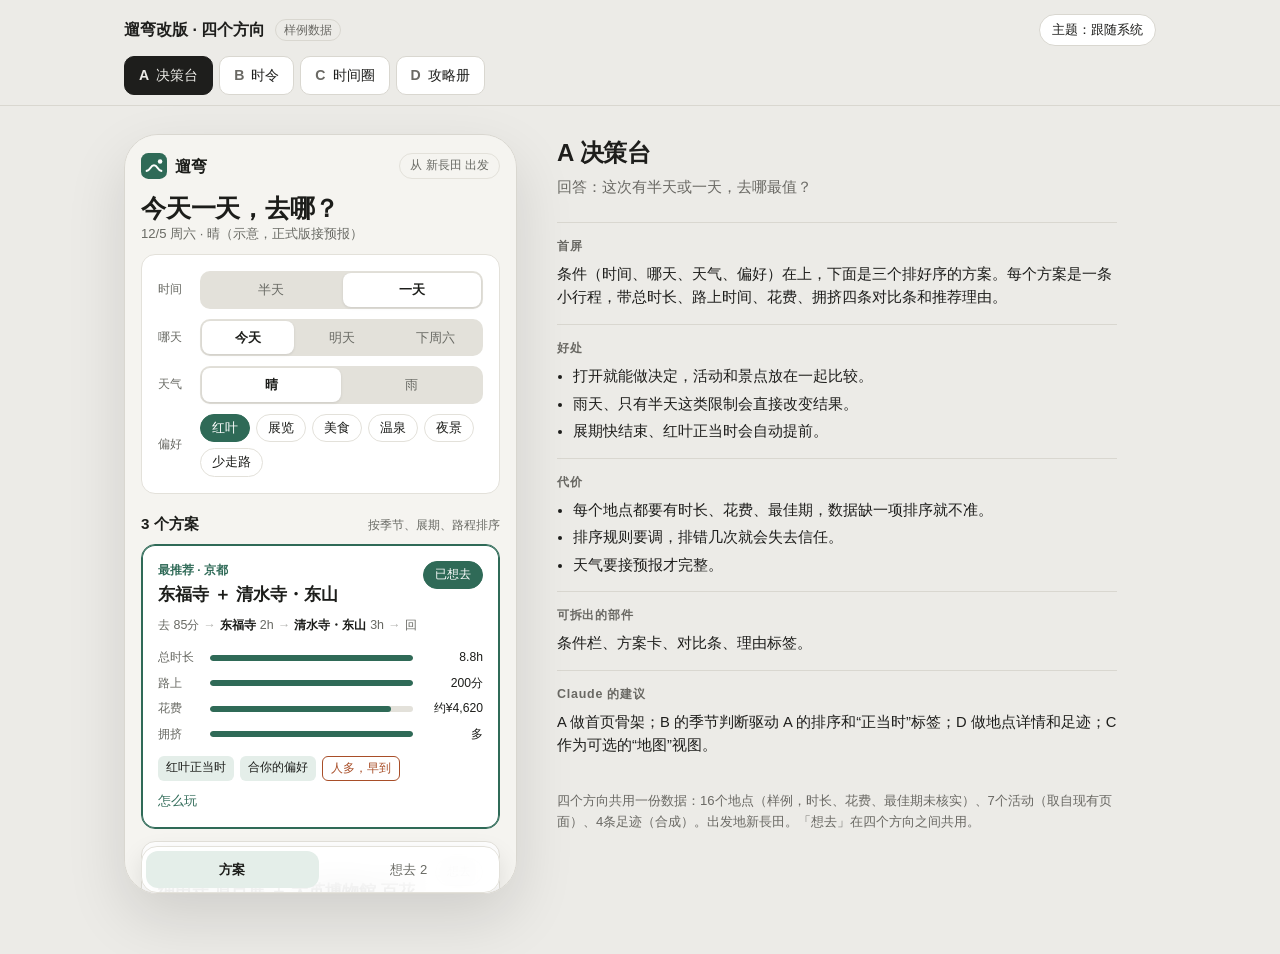
<file: lab/directions/index.html>
<!doctype html>
<html lang="zh-CN" data-theme="auto">
<head>
<meta charset="utf-8">
<meta name="viewport" content="width=device-width, initial-scale=1, viewport-fit=cover">
<title>遛弯改版 · 四个方向</title>
<link rel="icon" href="data:,">
<link rel="stylesheet" href="directions.css">
</head>
<body>
<header class="lab-head">
  <div class="lab-bar">
    <div class="lab-title">
      <b>遛弯改版 · 四个方向</b>
      <span class="lab-tag">样例数据</span>
    </div>
    <button class="lab-theme" id="lab-theme" type="button">主题：跟随系统</button>
  </div>
  <nav class="lab-tabs" aria-label="方向">
    <button type="button" data-dir="a" aria-pressed="true"><i>A</i>决策台</button>
    <button type="button" data-dir="b" aria-pressed="false"><i>B</i>时令</button>
    <button type="button" data-dir="c" aria-pressed="false"><i>C</i>时间圈</button>
    <button type="button" data-dir="d" aria-pressed="false"><i>D</i>攻略册</button>
  </nav>
</header>

<main class="lab-main">
  <section class="phone" aria-label="手机预览">
    <div class="screen" id="screen"></div>
  </section>
  <aside class="notes" id="notes"></aside>
</main>

<script src="data.js"></script>
<script src="directions.js"></script>
</body>
</html>
</file>
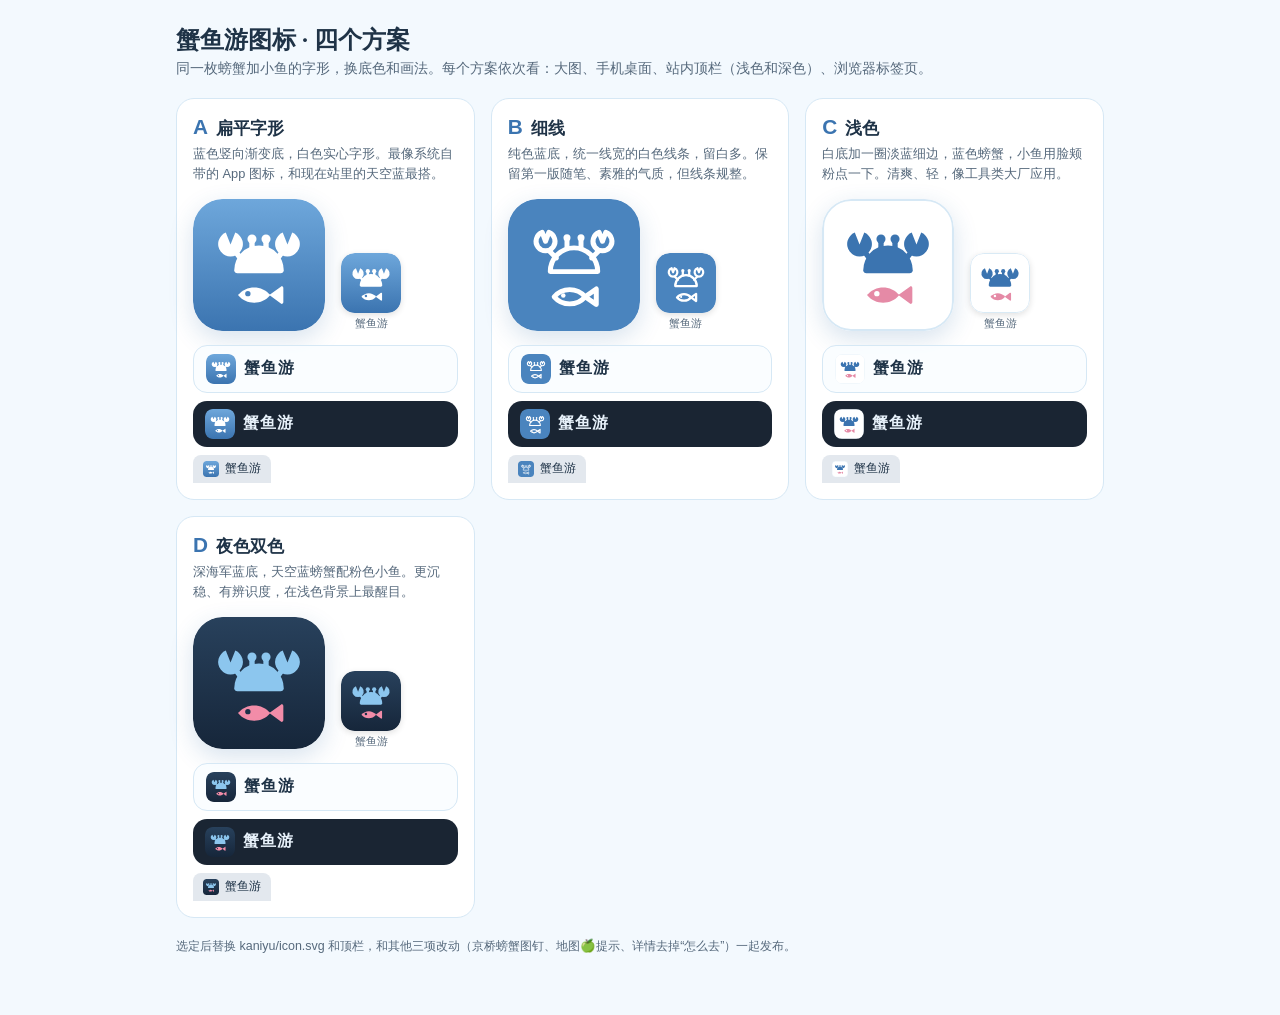
<file: lab/icons/index.html>
<!doctype html>
<html lang="zh-CN">
<head>
<meta charset="utf-8">
<meta name="viewport" content="width=device-width, initial-scale=1">
<title>蟹鱼游图标方案</title>
<style>
  :root {
    --paper: #F3F9FE;
    --card: #FFFFFF;
    --ink: #1F3347;
    --muted: #56697C;
    --line: #D6E8F5;
    --serif: "Hiragino Mincho ProN", "Songti SC", serif;
    --sans: -apple-system, BlinkMacSystemFont, "PingFang SC", "Hiragino Sans", sans-serif;
  }
  * { box-sizing: border-box; }
  body { margin: 0; background: var(--paper); color: var(--ink); font-family: var(--sans); }
  main { max-width: 960px; margin: 0 auto; padding: 24px 16px 48px; }
  h1 { font-family: var(--serif); font-weight: 600; font-size: 1.5rem; margin: 0 0 4px; }
  .lead { color: var(--muted); font-size: .86rem; margin: 0 0 20px; }
  .grid { display: grid; grid-template-columns: repeat(auto-fit, minmax(280px, 1fr)); gap: 16px; }
  .opt { background: var(--card); border: 1px solid var(--line); border-radius: 18px; padding: 16px; }
  .opt h2 { margin: 0; font-size: 1.05rem; display: flex; gap: 8px; align-items: baseline; }
  .opt h2 b { font-size: 1.3rem; color: #3B74B0; }
  .opt p { margin: 4px 0 14px; color: var(--muted); font-size: .8rem; line-height: 1.6; }
  .hero { display: flex; align-items: flex-end; gap: 16px; }
  .hero img { display: block; }
  .big { width: 132px; height: 132px; border-radius: 30px; box-shadow: 0 8px 24px rgba(40, 100, 160, .18); }
  .home { display: grid; justify-items: center; gap: 4px; font-size: .66rem; color: var(--muted); }
  .home img { width: 60px; height: 60px; border-radius: 14px; box-shadow: 0 2px 6px rgba(0, 0, 0, .12); }
  .rows { display: grid; gap: 8px; margin-top: 14px; }
  .bar { display: flex; align-items: center; gap: 8px; padding: 8px 12px; border-radius: 14px; font-family: var(--serif); font-weight: 600; letter-spacing: .06em; }
  .bar img { width: 30px; height: 30px; border-radius: 8px; }
  .bar.light { background: rgba(250, 253, 255, .9); border: 1px solid var(--line); }
  .bar.dark { background: #1A2533; color: #E8F2FB; }
  .tab { display: flex; align-items: center; gap: 6px; padding: 6px 10px; border-radius: 8px 8px 0 0; background: #E3E8EE; font-size: .72rem; width: max-content; }
  .tab img { width: 16px; height: 16px; border-radius: 3px; }
  .note { margin-top: 20px; font-size: .78rem; color: var(--muted); }
</style>
</head>
<body>
<main>
  <h1>蟹鱼游图标 · 四个方案</h1>
  <p class="lead">同一枚螃蟹加小鱼的字形，换底色和画法。每个方案依次看：大图、手机桌面、站内顶栏（浅色和深色）、浏览器标签页。</p>
  <div class="grid">
    <section class="opt">
      <h2><b>A</b>扁平字形</h2>
      <p>蓝色竖向渐变底，白色实心字形。最像系统自带的 App 图标，和现在站里的天空蓝最搭。</p>
      <div class="hero"><img class="big" src="a.svg" alt="方案A"><span class="home"><img src="a.svg" alt="">蟹鱼游</span></div>
      <div class="rows">
        <div class="bar light"><img src="a.svg" alt="">蟹鱼游</div>
        <div class="bar dark"><img src="a.svg" alt="">蟹鱼游</div>
        <span class="tab"><img src="a.svg" alt="">蟹鱼游</span>
      </div>
    </section>
    <section class="opt">
      <h2><b>B</b>细线</h2>
      <p>纯色蓝底，统一线宽的白色线条，留白多。保留第一版随笔、素雅的气质，但线条规整。</p>
      <div class="hero"><img class="big" src="b.svg" alt="方案B"><span class="home"><img src="b.svg" alt="">蟹鱼游</span></div>
      <div class="rows">
        <div class="bar light"><img src="b.svg" alt="">蟹鱼游</div>
        <div class="bar dark"><img src="b.svg" alt="">蟹鱼游</div>
        <span class="tab"><img src="b.svg" alt="">蟹鱼游</span>
      </div>
    </section>
    <section class="opt">
      <h2><b>C</b>浅色</h2>
      <p>白底加一圈淡蓝细边，蓝色螃蟹，小鱼用脸颊粉点一下。清爽、轻，像工具类大厂应用。</p>
      <div class="hero"><img class="big" src="c.svg" alt="方案C"><span class="home"><img src="c.svg" alt="">蟹鱼游</span></div>
      <div class="rows">
        <div class="bar light"><img src="c.svg" alt="">蟹鱼游</div>
        <div class="bar dark"><img src="c.svg" alt="">蟹鱼游</div>
        <span class="tab"><img src="c.svg" alt="">蟹鱼游</span>
      </div>
    </section>
    <section class="opt">
      <h2><b>D</b>夜色双色</h2>
      <p>深海军蓝底，天空蓝螃蟹配粉色小鱼。更沉稳、有辨识度，在浅色背景上最醒目。</p>
      <div class="hero"><img class="big" src="d.svg" alt="方案D"><span class="home"><img src="d.svg" alt="">蟹鱼游</span></div>
      <div class="rows">
        <div class="bar light"><img src="d.svg" alt="">蟹鱼游</div>
        <div class="bar dark"><img src="d.svg" alt="">蟹鱼游</div>
        <span class="tab"><img src="d.svg" alt="">蟹鱼游</span>
      </div>
    </section>
  </div>
  <p class="note">选定后替换 kaniyu/icon.svg 和顶栏，和其他三项改动（京桥螃蟹图钉、地图🍏提示、详情去掉“怎么去”）一起发布。</p>
</main>
</body>
</html>
</file>
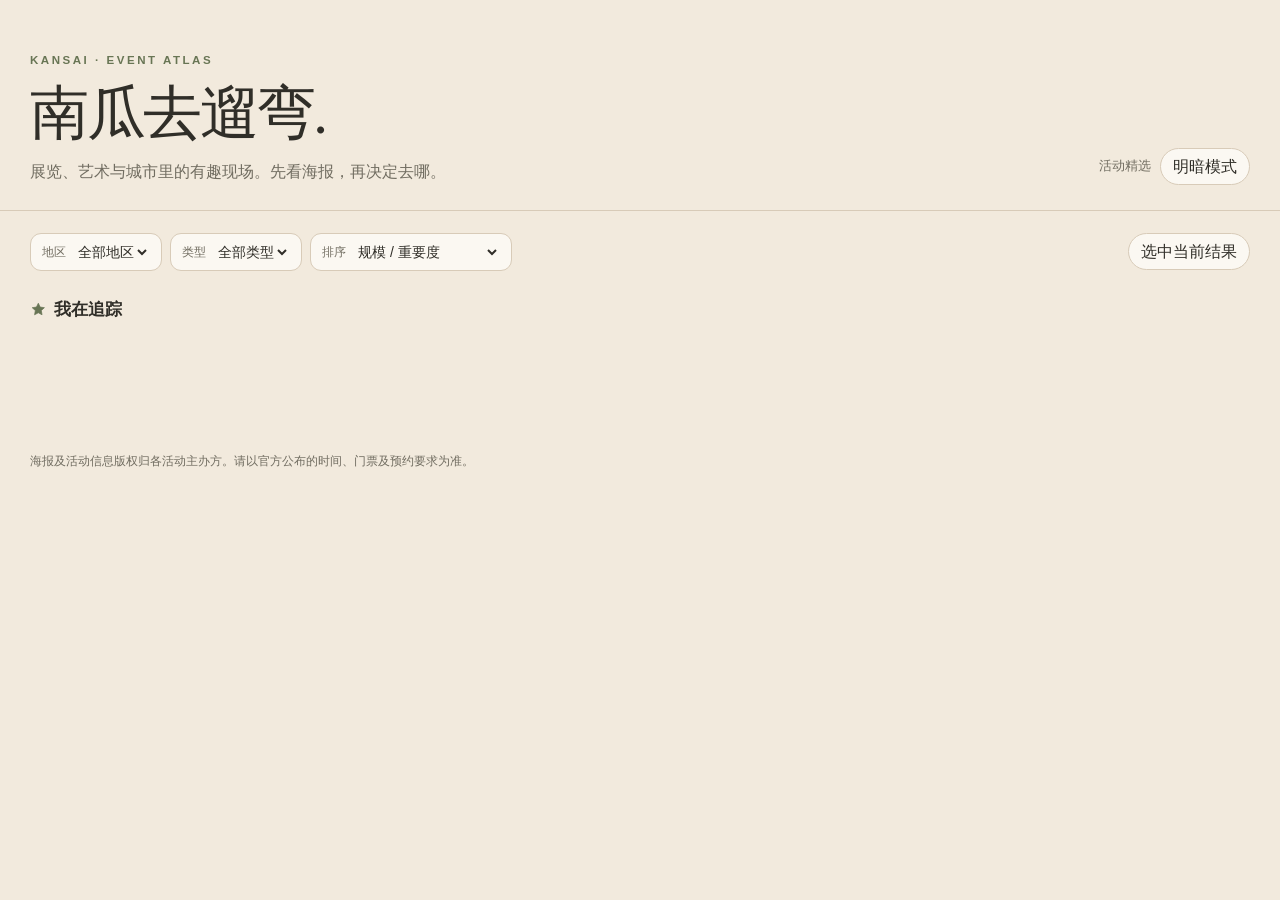
<file: template.html>
<!doctype html>
<html lang="zh-CN" data-theme="auto">
<head>
<meta charset="utf-8">
<meta name="viewport" content="width=device-width, initial-scale=1">
<meta name="color-scheme" content="light dark">
<title>南瓜遛弯 · 活动图鉴</title>
<link rel="icon" href="data:image/svg+xml,%3Csvg xmlns=%27http://www.w3.org/2000/svg%27 viewBox=%270 0 32 32%27%3E%3Crect width=%2732%27 height=%2732%27 rx=%278%27 fill=%27%23687554%27/%3E%3Cpath d=%27M16 6l2.9 6.2 6.8.8-5 4.6 1.3 6.7L16 21l-6 3.3 1.3-6.7-5-4.6 6.8-.8z%27 fill=%27%23F2EADD%27/%3E%3C/svg%3E">
<style>
:root{font-family:Inter,-apple-system,BlinkMacSystemFont,"Hiragino Kaku Gothic ProN","Yu Gothic","PingFang SC","Microsoft YaHei",sans-serif;color-scheme:light;--bg:#f2eadd;--panel:#fbf8f2;--ink:#302e28;--muted:#716d61;--line:#d8cbb8;--accent:#687554;--accent-ink:#fff;--chip:#e9e1d5;--shadow:0 12px 34px #51473512;--backdrop:#161814eF}
@media(prefers-color-scheme:dark){:root:not([data-theme="light"]){color-scheme:dark;--bg:#20241f;--panel:#2b302a;--ink:#eee9df;--muted:#bbb7a8;--line:#4c544a;--accent:#a7bd90;--accent-ink:#1d261c;--chip:#363f34;--shadow:0 12px 34px #0004}}
:root[data-theme="dark"]{color-scheme:dark;--bg:#20241f;--panel:#2b302a;--ink:#eee9df;--muted:#bbb7a8;--line:#4c544a;--accent:#a7bd90;--accent-ink:#1d261c;--chip:#363f34;--shadow:0 12px 34px #0004}
*{box-sizing:border-box}html{scroll-behavior:smooth}body{background:var(--bg);color:var(--ink);margin:0;line-height:1.65}button,select{font:inherit}button{cursor:pointer}a{color:var(--accent)}button:focus-visible,a:focus-visible,select:focus-visible,input:focus-visible{outline:3px solid var(--accent);outline-offset:3px}
.wrap{max-width:1320px;margin:auto;padding:0 30px}header{padding:51px 0 25px;border-bottom:1px solid var(--line)}.masthead{display:flex;align-items:flex-end;justify-content:space-between;gap:20px}.eyebrow{font-size:.72rem;letter-spacing:.22em;text-transform:uppercase;color:var(--accent);font-weight:750}.masthead h1{font-family:Georgia,"Yu Mincho","Hiragino Mincho ProN","Songti SC",serif;font-size:clamp(2.2rem,4.6vw,4.6rem);font-weight:500;line-height:1.17;letter-spacing:-.04em;margin:10px 0}.lede{color:var(--muted);margin:0;font-size:.98rem}.header-right{display:flex;align-items:center;gap:9px}.counter{font-size:.82rem;color:var(--muted);white-space:nowrap}.subtle-button{border:1px solid var(--line);background:var(--panel);color:var(--ink);padding:8px 12px;border-radius:100px}
.toolbar{display:flex;align-items:center;justify-content:space-between;flex-wrap:wrap;gap:12px;padding-top:22px;padding-bottom:20px}.filters{display:flex;flex-wrap:wrap;gap:8px}.field{display:flex;align-items:center;gap:8px;padding:8px 11px;background:var(--panel);border:1px solid var(--line);border-radius:11px}.field label{font-size:.76rem;color:var(--muted);white-space:nowrap}.field select{background:transparent;border:0;color:var(--ink);max-width:170px;outline:0;font-size:.88rem}.summary{color:var(--muted);font-size:.81rem}
.track-section{margin:5px 0 28px}.section-title{display:flex;align-items:baseline;gap:14px;margin-bottom:13px}.section-title h2{font-size:1.04rem;letter-spacing:.015em;margin:0}.section-title small{color:var(--muted)}.tracking{display:flex;gap:12px;overflow-x:auto;scrollbar-width:thin;padding-bottom:8px}.track-item{display:flex;align-items:center;gap:10px;min-width:230px;max-width:310px;flex:0 0 auto;padding:7px 11px 7px 7px;border:1px solid var(--line);border-radius:12px;background:var(--panel);color:var(--ink);text-decoration:none}.track-item img,.track-fallback{width:52px;height:58px;object-fit:contain;background:var(--chip);border-radius:7px}.track-fallback{display:grid;place-items:center;color:var(--muted)}.track-item b{display:block;font-size:.79rem;line-height:1.35}.track-item small{display:block;font-size:.73rem;color:var(--muted);margin-top:4px}.track-empty{color:var(--muted);font-size:.85rem;margin:0 0 10px}
.grid{display:grid;grid-template-columns:repeat(2,minmax(0,1fr));gap:23px;align-items:start;margin:8px 0 60px}.event{background:var(--panel);border:1px solid var(--line);border-radius:17px;overflow:hidden;box-shadow:var(--shadow);min-width:0;scroll-margin-top:12px}.poster-shell{position:relative;background:var(--chip);display:flex;justify-content:center;align-items:center;min-height:260px}.poster-button{display:flex;justify-content:center;align-items:center;border:0;background:transparent;padding:0;width:100%;min-height:260px;cursor:zoom-in}.poster{width:100%;height:auto;max-height:520px;object-fit:contain;display:block}.missing-poster{height:275px;width:100%;display:grid;place-items:center;padding:25px;font-family:Georgia,"Yu Mincho",serif;color:var(--muted);text-align:center;letter-spacing:.1em}.poster-hint{position:absolute;right:14px;bottom:13px;background:#171916c9;color:white;padding:5px 10px;border-radius:99px;font-size:.73rem;pointer-events:none}.rank{position:absolute;top:14px;left:14px;z-index:1;background:#f5f0e9ea;color:#35402e;border-radius:9px;padding:5px 9px;font-size:.75rem;font-weight:750}.star{position:absolute;top:13px;right:13px;z-index:2;border:1px solid #eee5d4c7;border-radius:99px;background:#f7f3eaeF;color:#55594c;min-width:41px;height:41px;font-size:1.25rem;line-height:1}.star[aria-pressed="true"]{background:#687554;color:white}.info{padding:23px 25px 24px}.topline{display:flex;gap:8px;flex-wrap:wrap;align-items:center;color:var(--muted);font-size:.78rem}.pill{border:1px solid var(--line);border-radius:99px;padding:2px 9px;background:var(--chip);font-size:.73rem}.event h3{font-size:clamp(1.18rem,1.75vw,1.5rem);line-height:1.43;margin:11px 0 7px;letter-spacing:-.025em;overflow-wrap:anywhere}.lead{color:var(--accent);font-size:.85rem;font-weight:650;margin:0 0 13px}.description{margin:0 0 18px;font-size:.88rem;color:var(--ink);line-height:1.85;white-space:pre-line}.detail{display:grid;grid-template-columns:82px minmax(0,1fr);gap:6px 10px;margin:0;padding:14px 0;border-top:1px solid var(--line);font-size:.84rem}.detail dt{color:var(--muted)}.detail dd{margin:0;overflow-wrap:anywhere}.bottomline{display:flex;gap:12px;align-items:center;justify-content:space-between;border-top:1px solid var(--line);padding-top:15px}.pick-label{display:inline-flex;gap:9px;align-items:center;font-size:.85rem;cursor:pointer}.pick-label input{width:18px;height:18px;accent-color:var(--accent)}.official{text-decoration:none;font-size:.86rem;font-weight:650}.official:hover{text-decoration:underline}.empty{grid-column:1/-1;text-align:center;padding:70px 10px;color:var(--muted)}
.bottom-bar{position:sticky;bottom:0;z-index:6;background:var(--panel);border-top:1px solid var(--line);box-shadow:0 -7px 24px #00000014;padding:12px 0 calc(12px + env(safe-area-inset-bottom))}.bar-inner{display:flex;align-items:center;justify-content:space-between;gap:15px}.bar-left{display:flex;align-items:center;gap:12px;flex-wrap:wrap}.bar-count{font-size:.84rem;color:var(--muted)}.primary{border:0;background:var(--accent);color:var(--accent-ink);font-weight:700;border-radius:10px;padding:12px 20px}.primary:disabled{opacity:.45;cursor:not-allowed}.link-button{border:0;background:transparent;color:var(--muted);font-size:.82rem;text-decoration:underline}.footer{padding:20px 0 35px;color:var(--muted);font-size:.75rem}
#toast{position:fixed;left:50%;bottom:95px;transform:translateX(-50%);background:var(--ink);color:var(--bg);padding:10px 17px;border-radius:12px;z-index:30;font-size:.82rem;box-shadow:var(--shadow)}#toast[hidden]{display:none}
.lightbox{position:fixed;inset:0;z-index:20;background:#10120ff2;display:flex;align-items:center;justify-content:center;padding:55px 30px 25px}.lightbox[hidden]{display:none}.lightbox img{max-width:100%;max-height:100%;object-fit:contain}.lightbox-close{position:absolute;right:18px;top:15px;background:#f6f2e8;color:#293022;border:0;border-radius:50%;width:42px;height:42px;font-size:1.4rem}
@media(max-width:720px){.wrap{padding:0 16px}header{padding:30px 0 21px}.masthead{align-items:flex-start}.masthead h1{font-size:2.4rem}.header-right{flex-direction:column;align-items:flex-end}.toolbar{align-items:stretch}.filters{width:100%}.field{flex:1;min-width:125px}.field select{width:100%}.grid{grid-template-columns:1fr;gap:17px}.poster-shell,.poster-button{min-height:160px}.poster{max-height:500px}.info{padding:19px}.bar-inner{gap:8px}.primary{padding:11px 13px;font-size:.83rem}.bar-left{gap:8px}.bar-count{font-size:.76rem}.track-item{min-width:205px}.lightbox{padding:62px 8px 15px}}
.subtle-button{white-space:nowrap;flex:0 0 auto;line-height:1.2}.ico{width:1em;height:1em;vertical-align:-.12em;flex:0 0 auto}.star{display:inline-flex;align-items:center;justify-content:center}.star .ico{width:20px;height:20px}.star svg path{fill:none;stroke:currentColor;stroke-width:1.8;stroke-linejoin:round}.star[aria-pressed="true"] svg path{fill:currentColor}.section-title h2{display:flex;align-items:center;gap:7px}.section-title h2 .ico path{fill:var(--accent);stroke:var(--accent)}
.missing-poster{height:auto;min-height:150px;display:flex;flex-direction:column;justify-content:center;align-items:flex-start;gap:6px;padding:56px 26px 22px;background:linear-gradient(135deg,var(--chip),var(--bg));border-bottom:1px solid var(--line);font-family:"Noto Serif CJK SC","Songti SC","Yu Mincho",Georgia,serif;letter-spacing:0;text-align:left;color:var(--ink)}.missing-poster .mp-tag{font-family:inherit;font-size:.72rem;color:var(--muted);letter-spacing:.12em}.missing-poster .mp-name{font-size:1.15rem;line-height:1.45;overflow-wrap:anywhere}.missing-poster .mp-date{font-size:.82rem;color:var(--accent)}
.track-fallback{font-size:.68rem;line-height:1.3;text-align:center;padding:4px;color:var(--muted)}
.status{border-radius:99px;padding:2px 9px;font-size:.73rem;background:var(--accent);color:var(--accent-ink);font-weight:650}
.rank{max-width:calc(100% - 80px)}
@media(max-width:720px){.subtle-button{padding:6px 10px;font-size:.8rem}.poster{object-fit:contain;max-height:70vh;width:auto;max-width:100%}.rank{top:10px;left:10px;padding:3px 7px;font-size:.7rem;background:#f5f0e9cc}.star{top:9px;right:9px;min-width:36px;height:36px}}
@media(prefers-reduced-motion:no-preference){.event{transition:transform .2s,box-shadow .2s}.event:hover{transform:translateY(-2px)}}
/* v2b fixes */
.bottom-bar[hidden]{display:none}body.has-bar{padding-bottom:var(--bar-h,76px)}.bottom-bar{position:fixed;left:0;right:0}
#toast{bottom:calc(var(--bar-h,0px) + 18px)}
.track-section{position:relative}.tracking{-webkit-mask-image:linear-gradient(90deg,#000 0,#000 calc(100% - 44px),transparent);mask-image:linear-gradient(90deg,#000 0,#000 calc(100% - 44px),transparent);padding-right:36px}.tracking.at-end{-webkit-mask-image:none;mask-image:none}
.missing-poster.compact{min-height:0;height:76px;padding:0 70px 0 84px;flex-direction:row;align-items:center;justify-content:flex-start}
@media(max-width:720px){.poster-shell,.poster-button{min-height:0}.poster-button{display:block}.poster{display:block;width:100%;height:auto;max-height:60vh;object-fit:contain;margin:0 auto;background:var(--chip)}.poster-hint{right:8px;bottom:8px;padding:2px 7px;font-size:.66rem;opacity:.85}.missing-poster.compact{height:72px;padding:0 60px 0 74px}.missing-poster.compact .mp-tag{font-size:.8rem}}
@media(max-width:480px){.poster-hint{display:none}}
.tool-right{display:flex;align-items:center;gap:10px;flex-wrap:nowrap}.select-visible{white-space:nowrap}@media(max-width:720px){.tool-right{width:100%;justify-content:space-between}.select-visible{padding:5px 10px;font-size:.78rem}}
</style>
</head>
<body>
<header><div class="wrap masthead"><div><div class="eyebrow">Kansai · Event Atlas</div><h1>南瓜去遛弯<span aria-hidden="true">.</span></h1><p class="lede">展览、艺术与城市里的有趣现场。先看海报，再决定去哪。</p></div><div class="header-right"><span class="counter" id="total">活动精选</span><button id="theme" class="subtle-button" type="button" aria-label="切换明暗模式">明暗模式</button></div></div></header>
<div class="wrap"><div class="toolbar"><div class="filters"><div class="field"><label for="region">地区</label><select id="region"><option value="">全部地区</option></select></div><div class="field"><label for="type">类型</label><select id="type"><option value="">全部类型</option></select></div><div class="field"><label for="sort">排序</label><select id="sort"><option value="importance">规模 / 重要度</option><option value="date">日期（进行中优先）</option><option value="rating">推荐指数</option></select></div></div><div class="tool-right"><span class="summary" id="summary"></span><button class="subtle-button select-visible" id="select-visible" type="button">选中当前结果</button></div></div><section class="track-section" aria-label="我在追踪"><div class="section-title"><h2><svg class="ico" viewBox="0 0 24 24" aria-hidden="true"><path d="M12 3.2l2.7 5.6 6.1.8-4.5 4.2 1.1 6.1L12 17l-5.4 2.9 1.1-6.1-4.5-4.2 6.1-.8z"/></svg>我在追踪</h2><small id="track-count"></small></div><div class="tracking" id="tracking"></div></section><main class="grid" id="grid"></main><div class="footer">海报及活动信息版权归各活动主办方。请以官方公布的时间、门票及预约要求为准。</div></div>
<div class="bottom-bar" id="bottom-bar" hidden><div class="wrap bar-inner"><div class="bar-left"><span class="bar-count" id="selected-count">已选 0 项</span><button class="link-button" id="clear" type="button">清空</button></div><button class="primary" id="copy" type="button">复制选中的活动</button></div></div>
<div id="toast" role="status" aria-live="polite" hidden></div><div id="lightbox" class="lightbox" role="dialog" aria-modal="true" aria-label="海报原图" hidden><button class="lightbox-close" type="button" id="close-lightbox" aria-label="关闭灯箱">×</button><img id="lightbox-image" alt=""></div>
<script id="event-data" type="application/json">__EVENTS_JSON__</script>
<script>
(()=>{'use strict';
const $=id=>document.getElementById(id);
const data=JSON.parse($('event-data').textContent);
const events=Array.isArray(data)?data:[];
const storeKey='pumpkin-events-v2:'+location.pathname;
const unreadableKeys=new Set();
const safeRead=(key,fallback)=>{try{const raw=localStorage.getItem(key);if(raw===null)return fallback;const v=JSON.parse(raw);const valid=key.endsWith(':stars')||key.endsWith(':selected')?Array.isArray(v)&&v.every(id=>typeof id==='string'):key.endsWith(':settings')?v!==null&&typeof v==='object'&&!Array.isArray(v):['auto','light','dark'].includes(v);if(!valid)throw new Error('invalid archive');return v}catch{unreadableKeys.add(key);return fallback}};
const safeWrite=(key,value)=>{if(unreadableKeys.has(key)){toast('本机存档异常，已保留原文；请先备份并核对。');return false}try{localStorage.setItem(key,JSON.stringify(value));return true}catch{toast('无法保存到本机，请检查存储权限并备份。');return false}};
const known=new Set(events.map(x=>x.id));
const selected=new Set((safeRead(storeKey+':selected',[])||[]).filter(id=>typeof id==='string'));
const stars=new Set((safeRead(storeKey+':stars',null)||events.filter(x=>x.追踪).map(x=>x.id)).filter(id=>typeof id==='string'));
const settings=safeRead(storeKey+':settings',{})||{};
const elem=(tag,cls,text)=>{const e=document.createElement(tag);if(cls)e.className=cls;if(text!==undefined)e.textContent=String(text);return e};
const addText=(parent,tag,cls,text)=>{const e=elem(tag,cls,text);parent.append(e);return e};
const pad=n=>String(n).padStart(2,'0');const _t=new Date();const today=_t.getFullYear()+'-'+pad(_t.getMonth()+1)+'-'+pad(_t.getDate());
const startOf=x=>x.开始日||(String(x.开始日期||'').match(/\d{4}-\d{2}-\d{2}/)||[''])[0];const endOf=x=>x.结束日||'';
const status=x=>{const s=startOf(x),e=endOf(x);if(e&&e<today)return 'ended';if((s&&s<=today)||(!s&&e))return 'ongoing';return s?'upcoming':'unknown'};
const dateValue=x=>startOf(x)||'9999-12-31';
const dateKey=x=>{const st=status(x);return st==='ongoing'?'0'+(endOf(x)||'9999-12-31'):st==='upcoming'?'1'+startOf(x):st==='unknown'?'2':'3'+(endOf(x)||'')};
const STAR_SVG='<svg class="ico" viewBox="0 0 24 24" aria-hidden="true"><path d="M12 3.2l2.7 5.6 6.1.8-4.5 4.2 1.1 6.1L12 17l-5.4 2.9 1.1-6.1-4.5-4.2 6.1-.8z"/></svg>';
const starIcon=()=>{const t=document.createElement('template');t.innerHTML=STAR_SVG;return t.content.firstChild};
const importance=x=>x.排名?1000-Number(x.排名):(Number(x.规模重要度??x['规模/重要度']??0)||0);
const score=x=>{const v=x.推荐指数;if(v===null||v===undefined||v==='')return 0;const n=Math.round(Number(v));return n>=1&&n<=5?n:0};
function persist(){safeWrite(storeKey+':selected',[...selected]);safeWrite(storeKey+':stars',[...stars])}
function optionize(id,values){values.sort((a,b)=>a.localeCompare(b,'zh-CN'));values.forEach(v=>{const opt=elem('option','',v);opt.value=v;$(id).append(opt)})}
optionize('region',[...new Set(events.map(x=>x.地区).filter(Boolean))]);
optionize('type',[...new Set(events.flatMap(x=>Array.isArray(x.类型)?x.类型:[x.类型]).filter(Boolean))]);
['region','type','sort'].forEach(id=>{if(settings[id]&&[...$(id).options].some(o=>o.value===settings[id]))$(id).value=settings[id];$(id).addEventListener('change',render)});
const savedTheme=safeRead(storeKey+':theme','auto');document.documentElement.dataset.theme=['auto','light','dark'].includes(savedTheme)?savedTheme:'auto';
$('theme').addEventListener('click',()=>{const current=document.documentElement.dataset.theme;const next=current==='auto'?'dark':current==='dark'?'light':'auto';document.documentElement.dataset.theme=next;safeWrite(storeKey+':theme',next);updateTheme()});
function updateTheme(){$('theme').textContent='主题：'+({auto:'跟随系统',light:'浅色',dark:'深色'}[document.documentElement.dataset.theme]||'跟随系统')};updateTheme();
function matches(x){return (!$('region').value||x.地区===$('region').value)&&(!$('type').value||(Array.isArray(x.类型)?x.类型:[x.类型]).includes($('type').value))}
function ordered(){const out=events.filter(matches);const mode=$('sort').value;out.sort((a,b)=>mode==='date'?dateKey(a).localeCompare(dateKey(b))||importance(b)-importance(a):mode==='rating'?(score(b)||-1)-(score(a)||-1)||importance(b)-importance(a):importance(b)-importance(a)||dateValue(a).localeCompare(dateValue(b)));return out}
function detail(parent,label,value){if(value===undefined||value===null||value==='')return;addText(parent,'dt','',label);addText(parent,'dd','',Array.isArray(value)?value.join('、'):value)}
function card(x){const article=elem('article','event');article.id='event-'+x.id;const media=elem('div','poster-shell');
if(x.海报数据){const btn=elem('button','poster-button');btn.type='button';btn.setAttribute('aria-label','查看原尺寸海报：'+x.活动名);const img=elem('img','poster');img.src=x.海报数据;img.alt=x.活动名+' 活动海报';img.loading='lazy';btn.append(img);btn.addEventListener('click',()=>openLightbox(img.src,img.alt));media.append(btn);addText(media,'span','poster-hint','点击看原图')}else{const mp=addText(media,'div','missing-poster compact');addText(mp,'span','mp-tag','海报待补')}
const mode=$('sort').value;const st=status(x);const badgeText=mode==='rating'?(score(x)?`推荐 ${score(x)}/5`:''):mode==='date'?(st==='ongoing'?(endOf(x)?`进行中 · 至 ${+endOf(x).slice(5,7)}/${+endOf(x).slice(8)}`:'进行中'):(startOf(x)?`${+startOf(x).slice(5,7)}/${+startOf(x).slice(8)} 开始`:'')):(x.排名?`规模 #${x.排名}`:(x.规模重要度?`重要度 ${x.规模重要度}/5`:''));const badge=addText(media,'span','rank',badgeText);badge.title=mode==='rating'?'推荐指数':mode==='date'?'日期':'按规模/分量排序';if(!badgeText)badge.remove();
const star=elem('button','star');star.append(starIcon());star.type='button';star.setAttribute('aria-label','追踪：'+x.活动名);star.setAttribute('aria-pressed',stars.has(x.id)?'true':'false');star.addEventListener('click',()=>{stars.has(x.id)?stars.delete(x.id):stars.add(x.id);persist();render()});media.append(star);article.append(media);
const info=elem('div','info');const topline=elem('div','topline');addText(topline,'span','pill',x.地区||'未分类');(Array.isArray(x.类型)?x.类型:[x.类型]).filter(Boolean).forEach(t=>addText(topline,'span','pill',t));if(st==='ongoing')addText(topline,'span','status','进行中');if(score(x))addText(topline,'span','',`推荐 ${score(x)}/5`);info.append(topline);
addText(info,'h3','',x.活动名);addText(info,'p','lead',x.日期||'日期待定');addText(info,'p','description',x.简介||'');const dl=elem('dl','detail');detail(dl,'地点',x.地点);detail(dl,'门票',x.门票);detail(dl,'预计时长',x.预计时长);detail(dl,'交通',x.交通);detail(dl,'亮点',x.亮点);detail(dl,'提醒',x.提醒);info.append(dl);
const bottom=elem('div','bottomline');const label=elem('label','pick-label');const check=elem('input');check.type='checkbox';check.checked=selected.has(x.id);check.setAttribute('aria-label','选择活动 '+x.活动名);check.addEventListener('change',()=>{check.checked?selected.add(x.id):selected.delete(x.id);persist();updateCount()});label.append(check);addText(label,'span','','选择活动');bottom.append(label);
if(x.官网链接){const link=elem('a','official','官方网站 ↗');link.href=x.官网链接;link.target='_blank';link.rel='noopener noreferrer';bottom.append(link)}info.append(bottom);article.append(info);return article}
function tracking(){const host=$('tracking');host.replaceChildren();const tracked=events.filter(x=>stars.has(x.id));$('track-count').textContent=tracked.length+' 项';if(!tracked.length){addText(host,'p','track-empty','点击卡片右上角的星标，把想去的活动收进这里。');return}tracked.forEach(x=>{const a=elem('a','track-item');a.href='#event-'+x.id;a.addEventListener('click',()=>{if(!matches(x)){$('region').value='';$('type').value='';render()}});if(x.海报数据){const im=elem('img');im.src=x.海报数据;im.alt='';im.loading='lazy';a.append(im)}else{addText(a,'div','track-fallback',(x.日期||'海报待补').slice(0,12))}const words=elem('div');addText(words,'b','',x.活动名);addText(words,'small','',x.日期||'');a.append(words);host.append(a)})}
function updateCount(){$('selected-count').textContent='已选 '+selected.size+' 项';const bar=$('bottom-bar'),on=selected.size>0;bar.hidden=!on;document.body.classList.toggle('has-bar',on);document.documentElement.style.setProperty('--bar-h',on?bar.offsetHeight+'px':'0px')}
function trackFade(){const t=$('tracking');t.classList.toggle('at-end',t.scrollLeft+t.clientWidth>=t.scrollWidth-4)}
function render(){const arr=ordered();const host=$('grid');host.replaceChildren();arr.forEach(x=>host.append(card(x)));if(!arr.length)addText(host,'div','empty','没有匹配的活动。可以调整地区或类型。');$('summary').textContent='显示 '+arr.length+' / '+events.length+' 项';$('total').textContent=events.length+' EVENTS';['region','type','sort'].forEach(k=>settings[k]=$(k).value);safeWrite(storeKey+':settings',settings);tracking();updateCount();trackFade()}
$('select-visible').addEventListener('click',()=>{ordered().forEach(x=>selected.add(x.id));persist();render()});$('clear').addEventListener('click',()=>{selected.clear();persist();render()});
window.addEventListener('resize',()=>{updateCount();trackFade()});setTimeout(()=>$('tracking').addEventListener('scroll',trackFade,{passive:true}));let toastTimer;function toast(text){$('toast').textContent=text;$('toast').hidden=false;clearTimeout(toastTimer);toastTimer=setTimeout(()=>$('toast').hidden=true,2500)}
function legacyCopy(text){const area=elem('textarea');area.value=text;area.readOnly=true;area.style.cssText='position:fixed;top:0;left:0;opacity:0;width:1px;height:1px;';document.body.append(area);area.focus();area.select();area.setSelectionRange(0,text.length);let ok=false;try{ok=document.execCommand('copy')}catch{}area.remove();return ok}
$('copy').addEventListener('click',async()=>{const names=ordered().concat(events.filter(x=>!matches(x))).filter(x=>selected.has(x.id)).map(x=>[x.活动名,x.日期||'',x.地区||'',x.官网链接||''].join('｜'));if(!names.length){toast('请先勾选活动');return}const text=names.join('\n');let success=false;if(navigator.clipboard&&window.isSecureContext){try{await navigator.clipboard.writeText(text);success=true}catch{}}if(!success)success=legacyCopy(text);if(success){toast('已复制 '+names.length+' 项活动')}else{const area=elem('textarea');area.value=text;area.style.cssText='width:100%;min-height:100px;margin:10px 0';const modal=$('lightbox');$('lightbox-image').hidden=true;modal.insertBefore(area,$('lightbox-image'));modal.hidden=false;area.focus();area.select();toast('自动复制失败，请手动复制选中的文字')}});
let previousFocus=null;function openLightbox(src,alt){previousFocus=document.activeElement;$('lightbox-image').hidden=false;$('lightbox-image').src=src;$('lightbox-image').alt=alt;$('lightbox').hidden=false;document.body.style.overflow='hidden';$('close-lightbox').focus()}
function closeLightbox(){const modal=$('lightbox');modal.hidden=true;modal.querySelectorAll('textarea').forEach(x=>x.remove());$('lightbox-image').hidden=false;$('lightbox-image').removeAttribute('src');document.body.style.overflow='';if(previousFocus&&previousFocus.isConnected)previousFocus.focus()}
$('close-lightbox').addEventListener('click',closeLightbox);$('lightbox').addEventListener('click',e=>{if(e.target===$('lightbox'))closeLightbox()});document.addEventListener('keydown',e=>{if(e.key==='Escape'&&!$('lightbox').hidden)closeLightbox()});
render();
})();
</script>
</body></html>
</file>
<file: lab/directions/directions.css>
/* 遛弯改版对比页。变量 → 基础 → 对比页外壳 → 原型共用 → A/B/C/D → 响应式。 */

:root {
  --sans: -apple-system, BlinkMacSystemFont, "PingFang SC", "Hiragino Sans", "Noto Sans CJK SC", sans-serif;
  --serif: "Hiragino Mincho ProN", "Songti SC", "Noto Serif CJK SC", "Yu Mincho", serif;
  --lab-bg: #ECEBE7;
  --lab-panel: #FFFFFF;
  --lab-ink: #1E1E1C;
  --lab-muted: #6A6964;
  --lab-line: #D9D7D0;
  --lab-accent: #2F6A57;
  --gutter: 16px;
  --gap: 12px;
  --pad: 16px;
  --radius: 14px;
}

:root[data-mode="dark"] {
  --lab-bg: #0F100F;
  --lab-panel: #1A1B1A;
  --lab-ink: #ECECE8;
  --lab-muted: #A2A29B;
  --lab-line: #2E2F2C;
  --lab-accent: #7CC2A6;
}

/* 每个方向自己的气质；手机屏内只引用这些变量。 */
.dir-a {
  --bg: #F5F4F0;
  --card: #FFFFFF;
  --ink: #1C1D1A;
  --muted: #696A64;
  --line: #E3E1DA;
  --accent: #2F6A57;
  --accent-ink: #FFFFFF;
  --soft: #E4EEE9;
  --warn: #A84E28;
}

:root[data-mode="dark"] .dir-a {
  --bg: #121413;
  --card: #1C1F1E;
  --ink: #ECEDE8;
  --muted: #A3A69E;
  --line: #2F3331;
  --accent: #7CC2A6;
  --accent-ink: #10201A;
  --soft: #1E3029;
  --warn: #E59A73;
}

.dir-b {
  --bg: #F3EEE4;
  --card: #FBF8F1;
  --ink: #2A2521;
  --muted: #776D61;
  --line: #DDD3C3;
  --accent: #A3402A;
  --accent-ink: #FFFFFF;
  --koyo: #B5452B;
  --sakura: #D88C9A;
  --ume: #A8577A;
  --green: #5E8C61;
  --onsen: #7C6BA0;
  --event: #3B3631;
  --track: #EAE2D4;
}

:root[data-mode="dark"] .dir-b {
  --bg: #1B1815;
  --card: #24201B;
  --ink: #EEE6DA;
  --muted: #AFA493;
  --line: #3A342C;
  --accent: #E58566;
  --accent-ink: #1B1815;
  --koyo: #D9694B;
  --sakura: #E6A5B1;
  --ume: #CF86A6;
  --green: #8DB88F;
  --onsen: #A797CB;
  --event: #D8CDBC;
  --track: #2E2923;
}

.dir-c {
  --bg: #EEF2F4;
  --card: #FFFFFF;
  --ink: #14202A;
  --muted: #5B6A75;
  --line: #D3DCE2;
  --ring: #C5D2DA;
  --sea: #DCE8EF;
  --accent: #B8730F;
  --accent-ink: #FFFFFF;
  --dot: #8A9AA6;
}

:root[data-mode="dark"] .dir-c {
  --bg: #0D141B;
  --card: #15202A;
  --ink: #E6EDF2;
  --muted: #8EA0AE;
  --line: #233240;
  --ring: #2A3B4A;
  --sea: #10222F;
  --accent: #F0B44C;
  --accent-ink: #1A1206;
  --dot: #5E7282;
}

.dir-d {
  --bg: #FBFAF6;
  --card: #FFFFFF;
  --ink: #181818;
  --muted: #6C685F;
  --line: #E6E2D9;
  --accent: #9B3B2B;
  --accent-ink: #FFFFFF;
  --soft: #F4E8E3;
}

:root[data-mode="dark"] .dir-d {
  --bg: #141312;
  --card: #1D1C1A;
  --ink: #EDEAE4;
  --muted: #A39E94;
  --line: #302E2A;
  --accent: #E07A62;
  --accent-ink: #1A0F0B;
  --soft: #33221D;
}

/* 基础 */
* {
  box-sizing: border-box;
}

html {
  -webkit-text-size-adjust: 100%;
}

body {
  margin: 0;
  background: var(--lab-bg);
  color: var(--lab-ink);
  font-family: var(--sans);
  line-height: 1.6;
}

button,
input,
select,
textarea {
  font: inherit;
  color: inherit;
}

button {
  cursor: pointer;
}

button:focus-visible,
a:focus-visible,
input:focus-visible,
textarea:focus-visible,
select:focus-visible {
  outline: 2px solid var(--accent, var(--lab-accent));
  outline-offset: 2px;
}

.num {
  font-variant-numeric: tabular-nums;
}

/* 对比页外壳 */
.lab-head {
  position: sticky;
  top: 0;
  z-index: 10;
  background: var(--lab-bg);
  border-bottom: 1px solid var(--lab-line);
}

.lab-bar,
.lab-tabs,
.lab-main {
  max-width: 1080px;
  margin: 0 auto;
  padding-left: 24px;
  padding-right: 24px;
}

.lab-bar {
  display: flex;
  align-items: center;
  justify-content: space-between;
  gap: 12px;
  padding-top: 14px;
}

.lab-title {
  display: flex;
  align-items: center;
  gap: 10px;
  font-size: 1rem;
}

.lab-tag {
  font-size: .72rem;
  color: var(--lab-muted);
  border: 1px solid var(--lab-line);
  border-radius: 99px;
  padding: 1px 8px;
}

.lab-theme {
  border: 1px solid var(--lab-line);
  background: var(--lab-panel);
  border-radius: 99px;
  padding: 5px 12px;
  font-size: .8rem;
}

.lab-tabs {
  display: flex;
  gap: 6px;
  padding-top: 10px;
  padding-bottom: 10px;
  overflow-x: auto;
}

.lab-tabs button {
  display: inline-flex;
  align-items: center;
  gap: 7px;
  border: 1px solid var(--lab-line);
  background: var(--lab-panel);
  border-radius: 10px;
  padding: 7px 14px;
  font-size: .88rem;
  white-space: nowrap;
}

.lab-tabs button i {
  font-style: normal;
  font-weight: 700;
  color: var(--lab-muted);
}

.lab-tabs button[aria-pressed="true"] {
  background: var(--lab-ink);
  color: var(--lab-bg);
  border-color: var(--lab-ink);
}

.lab-tabs button[aria-pressed="true"] i {
  color: inherit;
}

.lab-main {
  display: grid;
  grid-template-columns: 393px minmax(0, 1fr);
  gap: 40px;
  align-items: start;
  padding-top: 28px;
  padding-bottom: 60px;
}

.phone {
  position: sticky;
  top: 112px;
}

.screen {
  width: 393px;
  height: min(820px, calc(100vh - 140px));
  overflow-y: auto;
  overflow-x: hidden;
  border-radius: 34px;
  border: 1px solid var(--lab-line);
  box-shadow: 0 24px 60px #0000001f;
  background: var(--bg);
  color: var(--ink);
  position: relative;
  scrollbar-width: none;
}

.screen::-webkit-scrollbar {
  display: none;
}

.notes {
  max-width: 560px;
}

.notes h2 {
  font-size: 1.5rem;
  margin: 0 0 4px;
  letter-spacing: -.01em;
}

.notes .q {
  color: var(--lab-muted);
  margin: 0 0 22px;
}

.notes section {
  border-top: 1px solid var(--lab-line);
  padding: 14px 0;
}

.notes h3 {
  font-size: .78rem;
  color: var(--lab-muted);
  font-weight: 600;
  letter-spacing: .06em;
  margin: 0 0 6px;
}

.notes p,
.notes ul {
  margin: 0;
  font-size: .92rem;
}

.notes ul {
  padding-left: 1.1em;
}

.notes li + li {
  margin-top: 4px;
}

.notes .common {
  margin-top: 18px;
  font-size: .82rem;
  color: var(--lab-muted);
}

/* 原型共用 */
.proto {
  min-height: 100%;
  font-size: 15px;
  padding-bottom: 24px;
}

.p-top {
  display: flex;
  align-items: center;
  justify-content: space-between;
  padding: 18px var(--gutter) 8px;
}

.p-brand {
  display: flex;
  align-items: center;
  gap: 8px;
  font-weight: 700;
  font-size: 1.02rem;
}

.p-brand svg {
  width: 26px;
  height: 26px;
}

.p-from {
  font-size: .78rem;
  color: var(--muted);
  border: 1px solid var(--line);
  border-radius: 99px;
  padding: 2px 10px;
}

.seg {
  display: flex;
  background: var(--line);
  border-radius: 10px;
  padding: 2px;
  gap: 2px;
}

.seg button {
  flex: 1;
  border: 0;
  background: transparent;
  border-radius: 8px;
  padding: 6px 4px;
  font-size: .84rem;
  color: var(--muted);
  white-space: nowrap;
}

.seg button[aria-pressed="true"] {
  background: var(--card);
  color: var(--ink);
  font-weight: 600;
  box-shadow: 0 1px 3px #0000001a;
}

.chips {
  display: flex;
  flex-wrap: wrap;
  gap: 6px;
}

.chip {
  border: 1px solid var(--line);
  background: var(--card);
  border-radius: 99px;
  padding: 3px 11px;
  font-size: .8rem;
  color: var(--ink);
}

.chip[aria-pressed="true"] {
  background: var(--accent);
  border-color: var(--accent);
  color: var(--accent-ink);
}

.wish {
  border: 1px solid var(--line);
  background: var(--card);
  border-radius: 99px;
  padding: 3px 11px;
  font-size: .78rem;
  white-space: nowrap;
}

.wish[aria-pressed="true"] {
  background: var(--accent);
  color: var(--accent-ink);
  border-color: var(--accent);
}

.sec-title {
  display: flex;
  align-items: baseline;
  justify-content: space-between;
  gap: 10px;
  padding: 18px var(--gutter) 8px;
  margin: 0;
  font-size: .95rem;
}

.sec-title small {
  font-weight: 400;
  color: var(--muted);
  font-size: .78rem;
}

.tabbar {
  position: sticky;
  bottom: 0;
  z-index: 3;
  display: flex;
  margin: 18px var(--gutter) 0;
  padding: 4px;
  gap: 4px;
  background: color-mix(in srgb, var(--card) 88%, transparent);
  backdrop-filter: blur(14px);
  -webkit-backdrop-filter: blur(14px);
  border: 1px solid var(--line);
  border-radius: 16px;
  box-shadow: 0 8px 24px #0000001a;
}

.tabbar button {
  flex: 1;
  border: 0;
  background: transparent;
  border-radius: 12px;
  padding: 8px 4px;
  font-size: .82rem;
  color: var(--muted);
}

.tabbar button[aria-pressed="true"] {
  background: var(--soft, var(--line));
  color: var(--ink);
  font-weight: 600;
}

/* A 决策台 */
.a-cond {
  margin: 4px var(--gutter) 0;
  padding: var(--pad);
  background: var(--card);
  border: 1px solid var(--line);
  border-radius: var(--radius);
  display: grid;
  gap: 10px;
}

.a-row {
  display: grid;
  grid-template-columns: 34px minmax(0, 1fr);
  align-items: center;
  gap: 8px;
}

.a-row > span {
  font-size: .78rem;
  color: var(--muted);
}

.a-h1 {
  font-size: 1.55rem;
  line-height: 1.3;
  margin: 6px var(--gutter) 12px;
  letter-spacing: -.01em;
}

.a-h1 small {
  display: block;
  font-size: .82rem;
  color: var(--muted);
  font-weight: 400;
  letter-spacing: 0;
}

.a-plans {
  display: grid;
  gap: var(--gap);
  padding: 0 var(--gutter);
}

.a-plan {
  background: var(--card);
  border: 1px solid var(--line);
  border-radius: var(--radius);
  padding: var(--pad);
}

.a-plan.first {
  border-color: var(--accent);
  box-shadow: 0 0 0 1px var(--accent) inset;
}

.a-plan-head {
  display: flex;
  align-items: flex-start;
  justify-content: space-between;
  gap: 10px;
}

.a-rank {
  font-size: .74rem;
  color: var(--accent);
  font-weight: 700;
}

.a-plan h3 {
  font-size: 1.08rem;
  line-height: 1.4;
  margin: 2px 0 0;
}

.a-line {
  display: flex;
  flex-wrap: wrap;
  align-items: center;
  gap: 4px;
  margin: 10px 0 12px;
  font-size: .78rem;
  color: var(--muted);
}

.a-line b {
  color: var(--ink);
  font-weight: 600;
}

.a-line .arrow {
  opacity: .5;
}

.a-metrics {
  display: grid;
  gap: 6px;
}

.a-metric {
  display: grid;
  grid-template-columns: 44px minmax(0, 1fr) 62px;
  align-items: center;
  gap: 8px;
  font-size: .76rem;
  color: var(--muted);
}

.a-metric .bar {
  height: 6px;
  border-radius: 3px;
  background: var(--line);
  overflow: hidden;
}

.a-metric .bar i {
  display: block;
  height: 100%;
  background: var(--accent);
  border-radius: 3px;
}

.a-metric .val {
  text-align: right;
  color: var(--ink);
  font-variant-numeric: tabular-nums;
}

.a-why {
  margin: 12px 0 0;
  padding: 0;
  list-style: none;
  display: flex;
  flex-wrap: wrap;
  gap: 6px;
}

.a-why li {
  font-size: .76rem;
  background: var(--soft);
  color: var(--ink);
  border-radius: 6px;
  padding: 2px 8px;
}

.a-why li.warn {
  background: transparent;
  border: 1px solid var(--warn);
  color: var(--warn);
}

.a-more {
  margin-top: 10px;
  border-top: 1px solid var(--line);
  padding-top: 10px;
  font-size: .8rem;
  color: var(--muted);
}

.a-more p {
  margin: 0 0 4px;
}

.a-toggle {
  border: 0;
  background: none;
  padding: 0;
  margin-top: 10px;
  font-size: .8rem;
  color: var(--accent);
}

.a-empty {
  padding: 30px var(--gutter);
  color: var(--muted);
  text-align: center;
  font-size: .86rem;
}

/* B 时令 */
.b-hero {
  position: relative;
  padding: 22px var(--gutter) 16px;
}

.b-date {
  font-family: var(--serif);
  font-size: 2.3rem;
  line-height: 1.1;
  letter-spacing: .02em;
}

.b-season {
  display: flex;
  gap: 10px;
  align-items: baseline;
  margin-top: 6px;
  color: var(--muted);
  font-size: .86rem;
}

.b-season b {
  font-family: var(--serif);
  color: var(--accent);
  font-size: 1.05rem;
  font-weight: 600;
}

.b-year {
  margin: 0 var(--gutter);
  position: relative;
}

.b-band {
  display: grid;
  grid-template-columns: repeat(12, minmax(0, 1fr));
  height: 38px;
  border-radius: 10px;
  overflow: hidden;
}

.b-band button {
  border: 0;
  padding: 0;
  display: flex;
  align-items: flex-end;
  justify-content: center;
  padding-bottom: 4px;
  font-size: .66rem;
  color: #2A252199;
  font-variant-numeric: tabular-nums;
}

:root[data-mode="dark"] .b-band button {
  color: #1B1815cc;
}

.b-band button[aria-pressed="true"] {
  color: #1B1815;
  font-weight: 700;
}

.b-now {
  position: absolute;
  top: -5px;
  bottom: -5px;
  width: 2px;
  margin-left: -1px;
  background: var(--ink);
  border-radius: 1px;
  pointer-events: none;
}

.b-now::before {
  content: "";
  position: absolute;
  top: -4px;
  left: -3px;
  width: 8px;
  height: 8px;
  border-radius: 50%;
  background: var(--ink);
}

.b-tools {
  display: flex;
  align-items: center;
  justify-content: space-between;
  gap: 10px;
  padding: 14px var(--gutter) 4px;
}

.b-tools .seg {
  flex: 1;
}

.b-reset {
  border: 1px solid var(--line);
  background: var(--card);
  border-radius: 99px;
  padding: 4px 10px;
  font-size: .76rem;
  white-space: nowrap;
}

.b-summary {
  padding: 8px var(--gutter) 0;
  font-size: .8rem;
  color: var(--muted);
}

.b-list {
  margin: 8px var(--gutter) 0;
  background: var(--card);
  border: 1px solid var(--line);
  border-radius: var(--radius);
  overflow: hidden;
}

.b-axis,
.b-row {
  display: grid;
  grid-template-columns: 104px minmax(0, 1fr);
  align-items: center;
}

.b-axis {
  padding: 6px 10px 4px 12px;
  border-bottom: 1px solid var(--line);
  font-size: .62rem;
  color: var(--muted);
}

.b-axis .ticks {
  display: grid;
  grid-template-columns: repeat(12, minmax(0, 1fr));
  text-align: center;
  font-variant-numeric: tabular-nums;
}

.b-row {
  width: 100%;
  border: 0;
  border-top: 1px solid var(--line);
  background: transparent;
  text-align: left;
  padding: 9px 10px 9px 12px;
}

.b-row:first-of-type {
  border-top: 0;
}

.b-name {
  font-size: .82rem;
  line-height: 1.3;
  padding-right: 6px;
}

.b-name small {
  display: block;
  color: var(--muted);
  font-size: .68rem;
}

.b-name.now {
  font-weight: 600;
}

.b-track {
  position: relative;
  height: 18px;
  background: repeating-linear-gradient(90deg, var(--track) 0 1px, transparent 1px calc(100% / 12));
  border-radius: 3px;
}

.b-track .w {
  position: absolute;
  top: 4px;
  height: 10px;
  border-radius: 5px;
  min-width: 4px;
}

.b-track .w.ev {
  top: 6px;
  height: 6px;
  background: var(--event);
}

.b-track .w.all {
  top: 8px;
  height: 2px;
  left: 0;
  right: 0;
  background: repeating-linear-gradient(90deg, var(--muted) 0 3px, transparent 3px 7px);
  opacity: .5;
}

.b-track .cut {
  position: absolute;
  right: -2px;
  top: 2px;
  font-size: .6rem;
  color: var(--muted);
}

.b-track .now {
  position: absolute;
  top: -9px;
  bottom: -9px;
  width: 1px;
  background: var(--ink);
  opacity: .6;
}

.tone-koyo { background: var(--koyo); }
.tone-sakura { background: var(--sakura); }
.tone-ume { background: var(--ume); }
.tone-green { background: var(--green); }
.tone-onsen { background: var(--onsen); }

.b-detail {
  grid-column: 1 / -1;
  margin-top: 8px;
  font-size: .8rem;
  color: var(--muted);
  display: grid;
  gap: 4px;
}

.b-detail .b-meta {
  display: flex;
  flex-wrap: wrap;
  gap: 4px 12px;
  color: var(--ink);
}

.b-legend {
  display: flex;
  flex-wrap: wrap;
  gap: 4px 12px;
  padding: 10px var(--gutter) 0;
  font-size: .72rem;
  color: var(--muted);
}

.b-legend span {
  display: inline-flex;
  align-items: center;
  gap: 5px;
}

.b-legend i {
  display: inline-block;
  width: 14px;
  height: 6px;
  border-radius: 3px;
}

/* C 时间圈 */
.c-map {
  position: relative;
  margin: 0 var(--gutter);
}

.c-map svg {
  display: block;
  width: 100%;
  height: auto;
}

.c-map .ring {
  fill: none;
  stroke: var(--ring);
  stroke-width: 1;
}

.c-map .ring.out {
  stroke-dasharray: 3 4;
}

.c-map .ring-label {
  fill: var(--muted);
  font-size: 9px;
  font-variant-numeric: tabular-nums;
}

.c-map .city {
  fill: var(--muted);
  font-size: 10px;
  letter-spacing: .1em;
}

.c-map .dot {
  cursor: pointer;
}

.c-map .mark {
  fill: var(--dot);
  stroke: var(--bg);
  stroke-width: 1.5;
}

.c-map .hit {
  fill: transparent;
}

.c-map .dot {
  transition: opacity .3s;
}

.c-map .dot.hot .mark {
  fill: var(--accent);
}

.c-map .dot.dim {
  opacity: .18;
}

.c-map .dot.sel .mark {
  stroke: var(--ink);
  stroke-width: 2;
}

.c-map .halo {
  fill: var(--accent);
  opacity: .22;
  transform-box: fill-box;
  transform-origin: center;
}

@media (prefers-reduced-motion: no-preference) {
  .c-map .halo {
    animation: c-breathe 9s ease-in-out infinite;
  }
}

@keyframes c-breathe {
  0%, 100% { transform: scale(.7); opacity: .1; }
  50% { transform: scale(1.25); opacity: .3; }
}

.c-controls {
  display: grid;
  gap: 10px;
  padding: 4px var(--gutter) 0;
}

.c-controls .lbl {
  font-size: .76rem;
  color: var(--muted);
  margin-bottom: 4px;
}

.c-key {
  display: flex;
  gap: 14px;
  justify-content: center;
  font-size: .72rem;
  color: var(--muted);
  padding: 2px 0 6px;
}

.c-key span {
  display: inline-flex;
  align-items: center;
  gap: 5px;
}

.c-key i {
  width: 8px;
  height: 8px;
  border-radius: 50%;
  background: var(--dot);
}

.c-key i.hot {
  background: var(--accent);
}

.c-key i.ev {
  border-radius: 1px;
  transform: rotate(45deg);
}

.c-sheet {
  position: sticky;
  bottom: 0;
  z-index: 4;
  margin: 12px var(--gutter) 0;
  padding: var(--pad);
  background: var(--card);
  border: 1px solid var(--line);
  border-radius: 18px;
  box-shadow: 0 -6px 30px #0000002a;
}

.c-sheet h3 {
  margin: 0;
  font-size: 1.08rem;
}

.c-sheet .meta {
  font-size: .78rem;
  color: var(--muted);
  margin: 2px 0 8px;
}

.c-sheet p {
  margin: 0 0 4px;
  font-size: .84rem;
}

.c-sheet .row {
  display: flex;
  justify-content: space-between;
  align-items: center;
  gap: 10px;
  margin-top: 10px;
}

.c-sheet .big {
  font-size: 1.6rem;
  font-weight: 700;
  font-variant-numeric: tabular-nums;
  line-height: 1;
}

.c-sheet .big small {
  font-size: .8rem;
  font-weight: 400;
  color: var(--muted);
  margin-left: 2px;
}

.c-close {
  border: 0;
  background: none;
  color: var(--muted);
  font-size: 1.2rem;
  line-height: 1;
  padding: 0 2px;
}

.c-list {
  margin: 0 var(--gutter);
  background: var(--card);
  border: 1px solid var(--line);
  border-radius: var(--radius);
}

.c-item {
  display: grid;
  grid-template-columns: 46px minmax(0, 1fr) auto;
  gap: 10px;
  align-items: center;
  width: 100%;
  border: 0;
  border-top: 1px solid var(--line);
  background: transparent;
  text-align: left;
  padding: 10px 12px;
}

.c-item:first-child {
  border-top: 0;
}

.c-item .m {
  font-weight: 700;
  font-variant-numeric: tabular-nums;
  font-size: .95rem;
}

.c-item .m small {
  font-weight: 400;
  font-size: .68rem;
  color: var(--muted);
}

.c-item .n {
  font-size: .86rem;
  line-height: 1.35;
}

.c-item .n small {
  display: block;
  color: var(--muted);
  font-size: .72rem;
}

.c-item .st {
  font-size: .7rem;
  color: var(--accent);
  white-space: nowrap;
}

/* D 攻略册 */
.d-areas {
  display: flex;
  gap: 18px;
  padding: 6px var(--gutter) 0;
  border-bottom: 1px solid var(--line);
  overflow-x: auto;
  scrollbar-width: none;
}

.d-areas button {
  border: 0;
  background: none;
  padding: 8px 0 9px;
  font-family: var(--serif);
  font-size: 1rem;
  color: var(--muted);
  border-bottom: 2px solid transparent;
  margin-bottom: -1px;
  white-space: nowrap;
}

.d-areas button[aria-pressed="true"] {
  color: var(--ink);
  border-bottom-color: var(--accent);
}

.d-hero {
  padding: 26px var(--gutter) 6px;
}

.d-hero h1 {
  font-family: var(--serif);
  font-weight: 600;
  font-size: 3rem;
  line-height: 1;
  margin: 0;
  letter-spacing: .04em;
}

.d-hero p {
  font-family: var(--serif);
  font-size: 1rem;
  line-height: 1.7;
  margin: 12px 0 0;
}

.d-facts {
  display: grid;
  grid-template-columns: repeat(3, minmax(0, 1fr));
  margin: 18px var(--gutter) 0;
  border-top: 1px solid var(--ink);
  border-bottom: 1px solid var(--line);
}

.d-facts div {
  padding: 10px 0;
}

.d-facts div + div {
  padding-left: 12px;
  border-left: 1px solid var(--line);
}

.d-facts small {
  display: block;
  font-size: .7rem;
  color: var(--muted);
}

.d-facts b {
  font-size: .98rem;
  font-variant-numeric: tabular-nums;
}

.d-h2 {
  font-family: var(--serif);
  font-size: 1.15rem;
  font-weight: 600;
  margin: 0;
  padding: 26px var(--gutter) 10px;
  display: flex;
  align-items: baseline;
  justify-content: space-between;
  gap: 10px;
}

.d-h2 small {
  font-family: var(--sans);
  font-size: .76rem;
  font-weight: 400;
  color: var(--muted);
}

.d-route {
  margin: 0 var(--gutter);
  padding: 0;
  list-style: none;
  position: relative;
}

.d-route::before {
  content: "";
  position: absolute;
  left: 52px;
  top: 8px;
  bottom: 8px;
  width: 1px;
  background: var(--line);
}

.d-route li {
  display: grid;
  grid-template-columns: 44px 16px minmax(0, 1fr);
  gap: 8px;
  align-items: start;
  padding: 5px 0;
}

.d-route time {
  font-size: .78rem;
  color: var(--muted);
  font-variant-numeric: tabular-nums;
  padding-top: 1px;
}

.d-route .pin {
  width: 9px;
  height: 9px;
  margin: 6px 0 0 4px;
  border-radius: 50%;
  background: var(--bg);
  border: 2px solid var(--accent);
  position: relative;
}

.d-route b {
  font-weight: 600;
  font-size: .9rem;
}

.d-route small {
  display: block;
  color: var(--muted);
  font-size: .76rem;
}

.d-cards {
  display: grid;
  gap: var(--gap);
  padding: 0 var(--gutter);
}

.d-card {
  background: var(--card);
  border: 1px solid var(--line);
  border-radius: 4px;
  padding: var(--pad);
}

.d-card-head {
  display: flex;
  align-items: flex-start;
  justify-content: space-between;
  gap: 10px;
}

.d-card h3 {
  font-family: var(--serif);
  font-weight: 600;
  font-size: 1.06rem;
  margin: 0;
  line-height: 1.4;
}

.d-card .meta {
  font-size: .74rem;
  color: var(--muted);
  margin-top: 2px;
}

.d-card p {
  margin: 8px 0 0;
  font-size: .86rem;
  line-height: 1.75;
}

.d-card .tip {
  color: var(--muted);
  font-size: .8rem;
}

.d-badge {
  display: inline-block;
  font-size: .7rem;
  color: var(--accent);
  border: 1px solid currentColor;
  border-radius: 2px;
  padding: 0 5px;
  margin-right: 6px;
}

.d-foot {
  border-left: 2px solid var(--accent);
  padding: 2px 0 2px 12px;
  margin: 0 var(--gutter) 14px;
}

.d-foot .head {
  display: flex;
  justify-content: space-between;
  gap: 10px;
  font-size: .9rem;
}

.d-foot .head b {
  font-family: var(--serif);
  font-weight: 600;
}

.d-foot .stars {
  color: var(--accent);
  letter-spacing: 1px;
  font-size: .8rem;
  white-space: nowrap;
}

.d-foot .when {
  font-size: .72rem;
  color: var(--muted);
}

.d-foot p {
  margin: 4px 0 0;
  font-size: .86rem;
  line-height: 1.7;
}

.d-add {
  display: block;
  width: calc(100% - 2 * var(--gutter));
  margin: 4px var(--gutter) 0;
  border: 1px dashed var(--accent);
  background: transparent;
  color: var(--accent);
  border-radius: 4px;
  padding: 10px;
  font-size: .86rem;
}

.d-empty {
  margin: 0 var(--gutter);
  color: var(--muted);
  font-size: .84rem;
}

.d-note {
  margin: 10px var(--gutter) 0;
  font-size: .72rem;
  color: var(--muted);
}

.dialog {
  position: absolute;
  inset: 0;
  z-index: 8;
  background: #0006;
  display: flex;
  align-items: flex-end;
}

.dialog form {
  width: 100%;
  background: var(--card);
  color: var(--ink);
  border-radius: 18px 18px 0 0;
  padding: 18px var(--gutter) 22px;
  display: grid;
  gap: 12px;
}

.dialog h3 {
  margin: 0;
  font-family: var(--serif);
  font-weight: 600;
}

.dialog label {
  display: grid;
  gap: 4px;
  font-size: .78rem;
  color: var(--muted);
}

.dialog input,
.dialog select,
.dialog textarea {
  border: 1px solid var(--line);
  border-radius: 8px;
  background: var(--bg);
  padding: 8px 10px;
  font-size: .9rem;
  color: var(--ink);
}

.dialog textarea {
  min-height: 72px;
  resize: vertical;
}

.dialog .rate {
  display: flex;
  gap: 4px;
}

.dialog .rate button {
  flex: 1;
  border: 1px solid var(--line);
  background: var(--bg);
  border-radius: 8px;
  padding: 6px 0;
}

.dialog .rate button[aria-pressed="true"] {
  background: var(--accent);
  border-color: var(--accent);
  color: var(--accent-ink);
}

.dialog .acts {
  display: flex;
  gap: 8px;
  justify-content: flex-end;
}

.dialog .acts button {
  border: 1px solid var(--line);
  background: var(--bg);
  border-radius: 10px;
  padding: 8px 16px;
}

.dialog .acts .primary {
  background: var(--accent);
  border-color: var(--accent);
  color: var(--accent-ink);
  font-weight: 600;
}

.dialog .err {
  color: var(--accent);
  font-size: .78rem;
  min-height: 1em;
}

/* 响应式：手机上原型就是整页，说明放在下面 */
@media (max-width: 760px) {
  .lab-bar,
  .lab-tabs,
  .lab-main {
    padding-left: var(--gutter);
    padding-right: var(--gutter);
  }

  .lab-main {
    display: block;
    padding: 0;
  }

  .phone {
    position: static;
  }

  .screen {
    width: 100%;
    height: auto;
    min-height: calc(100vh - 100px);
    overflow: visible;
    border: 0;
    border-radius: 0;
    box-shadow: none;
  }

  .notes {
    padding: 24px var(--gutter) 48px;
  }

  .lab-tabs {
    gap: 4px;
  }

  .lab-tabs button {
    flex: 1;
    justify-content: center;
    gap: 4px;
    padding: 7px 4px;
    font-size: .8rem;
  }

  .dialog {
    position: fixed;
  }
}
</file>
